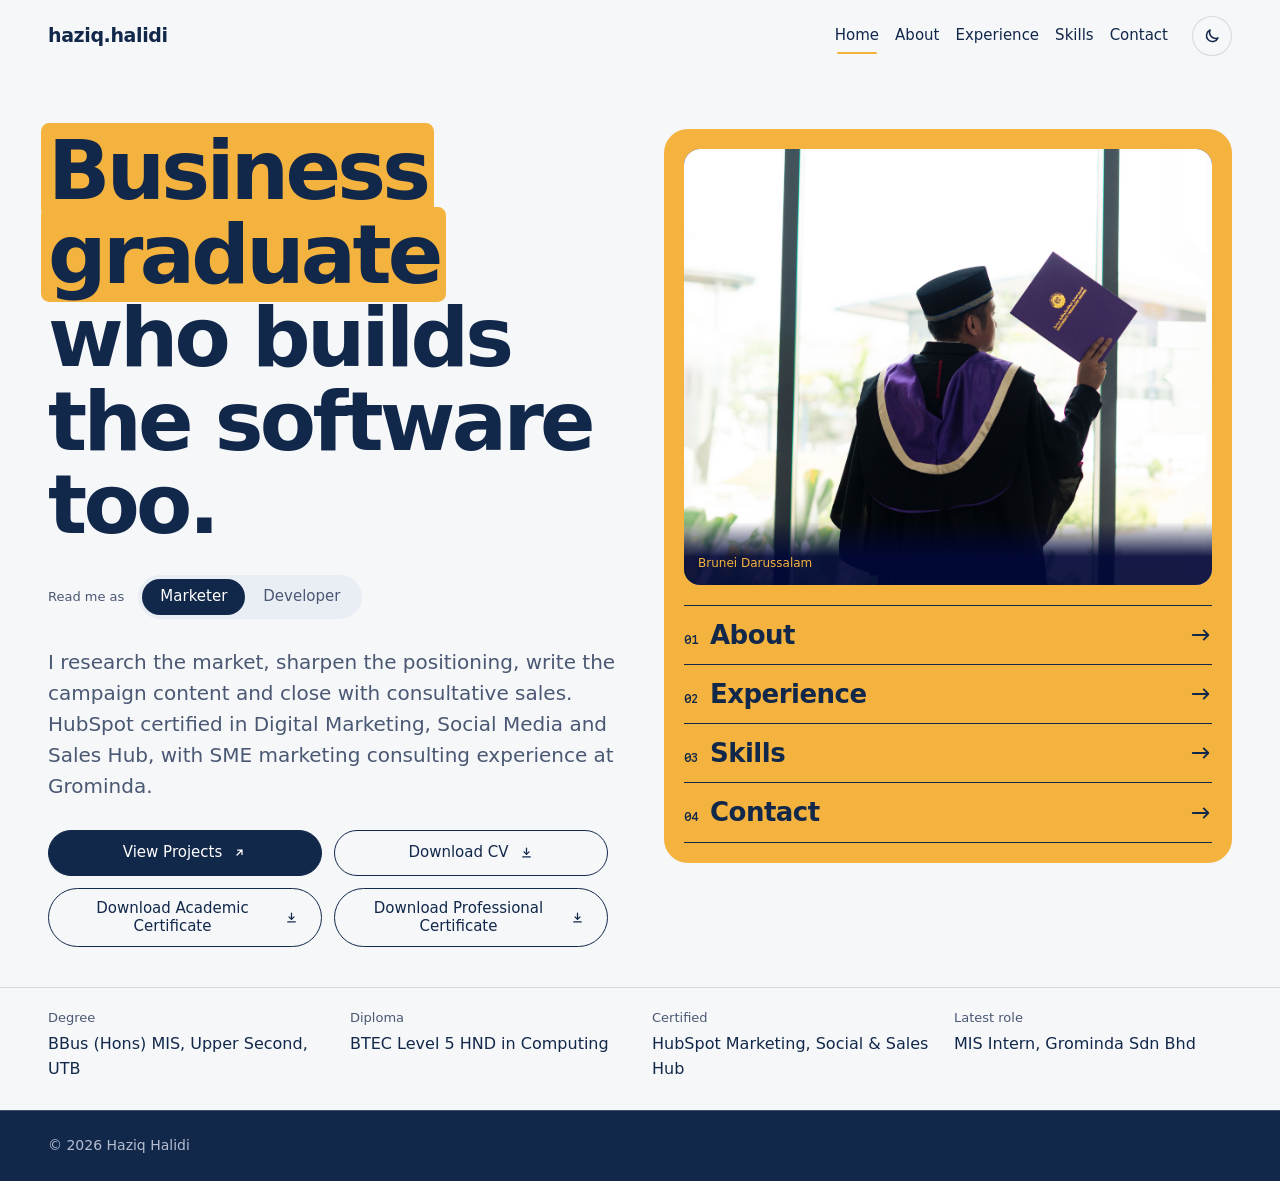
<file: index.html>
<!doctype html>
<html lang="en" data-bs-theme="light">
<head>
  <meta charset="utf-8">
  <meta name="viewport" content="width=device-width, initial-scale=1">
  <title>Haziq Halidi · Business graduate who builds the software too</title>
  <meta name="description" content="Haziq Halidi: Business graduate who builds the software too. Market research, positioning, campaign content and consultative sales. HubSpot certified, with SME consulting experience at Grominda.">

  <meta property="og:type" content="website">
  <meta property="og:title" content="Haziq Halidi · Business graduate who builds the software too">
  <meta property="og:description" content="Market research, positioning, campaign content and consultative sales. HubSpot certified, with SME consulting experience at Grominda.">
  <meta name="twitter:card" content="summary">
  <meta name="twitter:title" content="Haziq Halidi · Business graduate who builds the software too">
  <meta name="twitter:description" content="Market research, positioning, campaign content and consultative sales. HubSpot certified, with SME consulting experience at Grominda.">

  <meta name="color-scheme" content="light dark">
  <link rel="icon" href="./assets/favicon.svg" type="image/svg+xml">

  <!-- Set the colour mode before first paint to avoid a flash. -->
  <script>
    (function () {
      var stored = null;
      try { stored = localStorage.getItem('theme'); } catch (e) {}
      var theme = stored === 'light' || stored === 'dark'
        ? stored
        : (window.matchMedia('(prefers-color-scheme: dark)').matches ? 'dark' : 'light');
      document.documentElement.setAttribute('data-bs-theme', theme);
      if ('IntersectionObserver' in window) document.documentElement.classList.add('js-reveal');
    })();
  </script>

  <link rel="preconnect" href="https://fonts.googleapis.com">
  <link rel="preconnect" href="https://fonts.gstatic.com" crossorigin>
  <link href="https://fonts.googleapis.com/css2?family=Google+Sans:wght@400;500;700&family=Google+Sans+Code:wght@500&display=swap" rel="stylesheet">
  <link href="https://cdn.jsdelivr.net/npm/bootstrap@5.3.8/dist/css/bootstrap.min.css" rel="stylesheet" integrity="sha384-sRIl4kxILFvY47J16cr9ZwB07vP4J8+LH7qKQnuqkuIAvNWLzeN8tE5YBujZqJLB" crossorigin="anonymous">
  <link href="./css/style.css" rel="stylesheet">
</head>
<body>
  <a class="skip-link" href="#main">Skip to content</a>

  <header class="site-header sticky-top">
    <nav class="navbar navbar-expand-md" aria-label="Main">
      <div class="container-xl">
        <a class="navbar-brand wordmark" href="./">haziq.halidi</a>

        <div class="d-flex align-items-center gap-2 order-md-last ms-auto ms-md-3">
          <button type="button" class="icon-btn theme-toggle" id="theme-toggle" aria-label="Switch to dark mode">
            <svg class="icon icon-moon" viewBox="0 0 24 24" aria-hidden="true"><path d="M20 14.5A8 8 0 0 1 9.5 4a8 8 0 1 0 10.5 10.5Z"/></svg>
            <svg class="icon icon-sun" viewBox="0 0 24 24" aria-hidden="true"><circle cx="12" cy="12" r="4"/><path d="M12 2v2M12 20v2M4.9 4.9l1.4 1.4M17.7 17.7l1.4 1.4M2 12h2M20 12h2M4.9 19.1l1.4-1.4M17.7 6.3l1.4-1.4"/></svg>
          </button>
          <button class="icon-btn menu-toggle d-md-none" type="button" data-bs-toggle="collapse" data-bs-target="#nav-links" aria-controls="nav-links" aria-expanded="false" aria-label="Open menu">
            <svg class="icon" viewBox="0 0 24 24" aria-hidden="true"><path d="M5 8h14M5 12h14M5 16h14"/></svg>
          </button>
        </div>

        <div class="collapse navbar-collapse justify-content-md-end" id="nav-links">
          <ul class="navbar-nav">
            <li class="nav-item"><a class="nav-link active" href="./" aria-current="page">Home</a></li>
            <li class="nav-item"><a class="nav-link" href="about.html">About</a></li>
            <li class="nav-item"><a class="nav-link" href="experience.html">Experience</a></li>
            <li class="nav-item"><a class="nav-link" href="skills.html">Skills</a></li>
            <li class="nav-item"><a class="nav-link" href="contact.html">Contact</a></li>
          </ul>
        </div>
      </div>
    </nav>
  </header>

  <main id="main" tabindex="-1">
    <section class="hero" id="top" aria-labelledby="hero-title" data-mode="marketer">
      <div class="container-xl">
        <div class="row gx-lg-5 gy-5">
          <div class="col-lg-7 col-xl-6">
            <h1 class="hero-title" id="hero-title">
              <span class="hl hl-biz">Business graduate</span> who <span class="hl hl-dev">builds the software</span> too.
            </h1>

            <div class="mode-switch">
              <span class="mode-label" id="mode-label">Read me as</span>
              <div class="segmented" role="group" aria-labelledby="mode-label">
                <button type="button" class="segmented-btn" data-mode="marketer" aria-pressed="true">Marketer</button>
                <button type="button" class="segmented-btn" data-mode="developer" aria-pressed="false">Developer</button>
              </div>
            </div>

            <!-- Intro follows the Marketer / Developer toggle; the inactive one is visibility:hidden, so screen readers only get the active text. -->
            <div class="hero-lead-wrap" aria-live="polite">
              <p class="hero-lead lead-marketer">I research the market, sharpen the positioning, write the campaign content and close with consultative sales. HubSpot certified in Digital Marketing, Social Media and Sales Hub, with SME marketing consulting experience at Grominda.</p>
              <p class="hero-lead lead-developer">I build web and mobile products end to end with Vue, Nuxt, React Native and Node.js. JSE certified JavaScript programmer, freelancing through Polaris Digital Solution.</p>
            </div>

            <div class="hero-actions">
              <a class="btn-pill btn-solid" href="https://github.com/khunderscorehh98" target="_blank" rel="noopener">
                View Projects
                <svg class="icon" viewBox="0 0 24 24" aria-hidden="true"><path d="M8 16 16 8M9 8h7v7"/></svg>
                <span class="visually-hidden">(opens GitHub in a new tab)</span>
              </a>
              <a class="btn-pill btn-line" href="./assets/document/Haziq%20Halidi_CV.pdf" download="Haziq-Halidi-CV.pdf">
                Download CV
                <svg class="icon" viewBox="0 0 24 24" aria-hidden="true"><path d="M12 5v10M8 11l4 4 4-4M6 19h12"/></svg>
              </a>
              <a class="btn-pill btn-line" href="./assets/document/Haziq%20Halidi_Academic%20Certificate.pdf" download="Haziq-Halidi-Academic-Certificate.pdf">
                Download Academic Certificate
                <svg class="icon" viewBox="0 0 24 24" aria-hidden="true"><path d="M12 5v10M8 11l4 4 4-4M6 19h12"/></svg>
              </a>
              <a class="btn-pill btn-line" href="./assets/document/Haziq%20Halidi_Professional%20Certificate.pdf" download="Haziq-Halidi-Professional-Certificate.pdf">
                Download Professional Certificate
                <svg class="icon" viewBox="0 0 24 24" aria-hidden="true"><path d="M12 5v10M8 11l4 4 4-4M6 19h12"/></svg>
              </a>
            </div>
          </div>

          <div class="col-lg-5 col-xl-6">
            <div class="hero-card">
              <figure class="portrait">
                <img src="./assets/haziq-portrait.jpg" alt="Portrait of Haziq Halidi" width="800" height="660" decoding="async">
                <figcaption>
                  <span class="portrait-file" aria-hidden="true">./assets/haziq-portrait.jpg</span>
                  <span class="portrait-place">Brunei Darussalam</span>
                </figcaption>
              </figure>

              <nav class="quick-index" aria-label="Quick index">
                <ol>
                  <li><a href="about.html"><span class="idx" aria-hidden="true">01</span> About <svg class="icon arrow" viewBox="0 0 24 24" aria-hidden="true"><path d="M3 12h17M15 7l5 5-5 5"/></svg></a></li>
                  <li><a href="experience.html"><span class="idx" aria-hidden="true">02</span> Experience <svg class="icon arrow" viewBox="0 0 24 24" aria-hidden="true"><path d="M3 12h17M15 7l5 5-5 5"/></svg></a></li>
                  <li><a href="skills.html"><span class="idx" aria-hidden="true">03</span> Skills <svg class="icon arrow" viewBox="0 0 24 24" aria-hidden="true"><path d="M3 12h17M15 7l5 5-5 5"/></svg></a></li>
                  <li><a href="contact.html"><span class="idx" aria-hidden="true">04</span> Contact <svg class="icon arrow" viewBox="0 0 24 24" aria-hidden="true"><path d="M3 12h17M15 7l5 5-5 5"/></svg></a></li>
                </ol>
              </nav>
            </div>
          </div>
        </div>
      </div>

      <div class="facts">
        <div class="container-xl">
          <dl class="facts-grid">
            <div><dt>Degree</dt><dd>BBus (Hons) MIS, Upper Second, UTB</dd></div>
            <div><dt>Diploma</dt><dd>BTEC Level 5 HND in Computing</dd></div>
            <div><dt>Certified</dt><dd>HubSpot Marketing, Social &amp; Sales Hub</dd></div>
            <div><dt>Latest role</dt><dd>MIS Intern, Grominda Sdn Bhd</dd></div>
          </dl>
        </div>
      </div>
    </section>
  </main>

  <footer class="site-footer on-navy" data-bs-theme="dark">
    <div class="container-xl footer-inner">
      <p>© 2026 Haziq Halidi</p>
    </div>
  </footer>

  <script src="https://cdn.jsdelivr.net/npm/bootstrap@5.3.8/dist/js/bootstrap.bundle.min.js" integrity="sha384-FKyoEForCGlyvwx9Hj09JcYn3nv7wiPVlz7YYwJrWVcXK/BmnVDxM+D2scQbITxI" crossorigin="anonymous"></script>
  <script src="./js/main.js"></script>
</body>
</html>
</file>
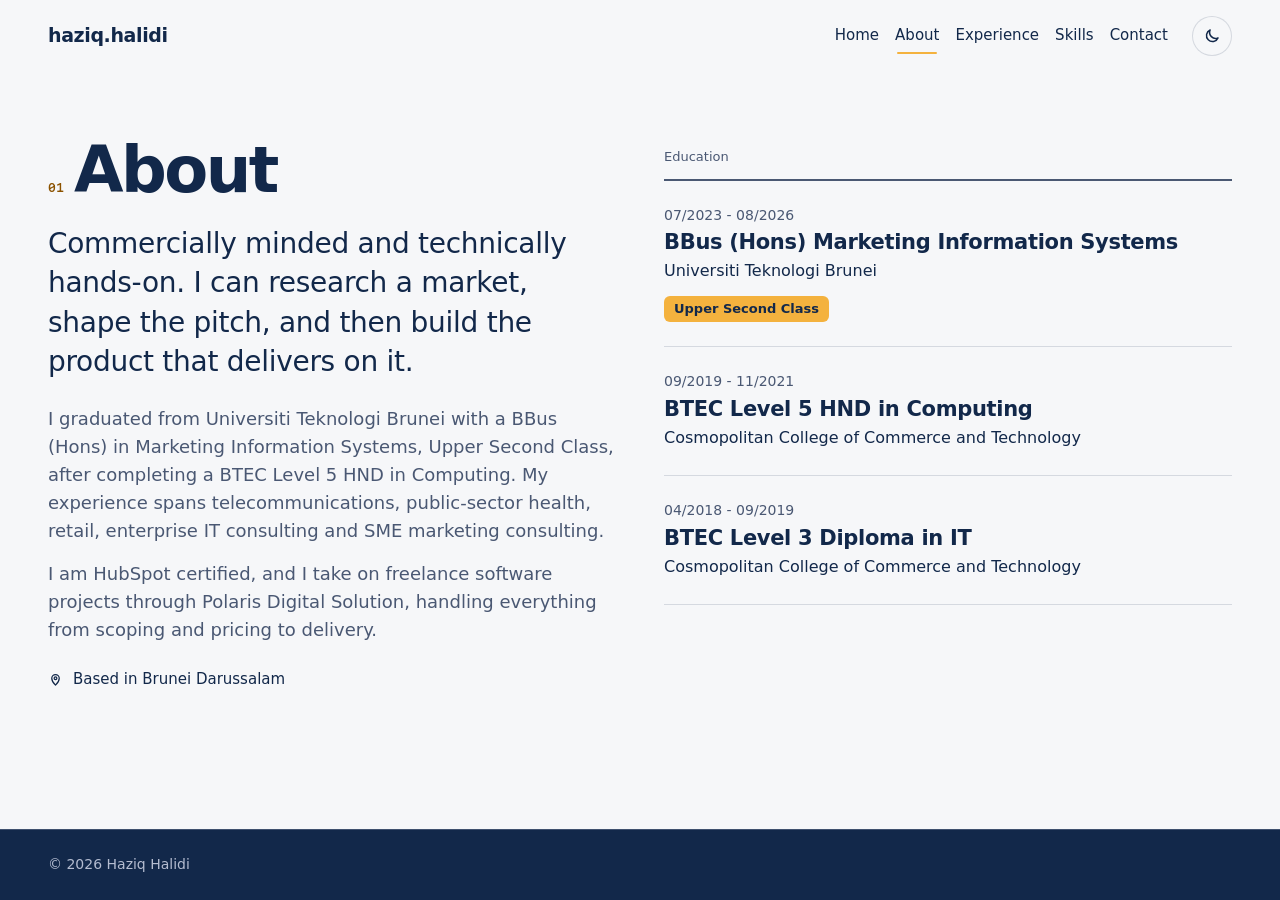
<file: about.html>
<!doctype html>
<html lang="en" data-bs-theme="light">
<head>
  <meta charset="utf-8">
  <meta name="viewport" content="width=device-width, initial-scale=1">
  <title>About · Haziq Halidi</title>
  <meta name="description" content="Commercially minded and technically hands-on. I can research a market, shape the pitch, and then build the product that delivers on it.">

  <meta property="og:type" content="website">
  <meta property="og:title" content="About · Haziq Halidi">
  <meta property="og:description" content="Commercially minded and technically hands-on. I can research a market, shape the pitch, and then build the product that delivers on it.">
  <meta name="twitter:card" content="summary">
  <meta name="twitter:title" content="About · Haziq Halidi">
  <meta name="twitter:description" content="Commercially minded and technically hands-on. I can research a market, shape the pitch, and then build the product that delivers on it.">

  <meta name="color-scheme" content="light dark">
  <link rel="icon" href="./assets/favicon.svg" type="image/svg+xml">

  <!-- Set the colour mode before first paint to avoid a flash. -->
  <script>
    (function () {
      var stored = null;
      try { stored = localStorage.getItem('theme'); } catch (e) {}
      var theme = stored === 'light' || stored === 'dark'
        ? stored
        : (window.matchMedia('(prefers-color-scheme: dark)').matches ? 'dark' : 'light');
      document.documentElement.setAttribute('data-bs-theme', theme);
      if ('IntersectionObserver' in window) document.documentElement.classList.add('js-reveal');
    })();
  </script>

  <link rel="preconnect" href="https://fonts.googleapis.com">
  <link rel="preconnect" href="https://fonts.gstatic.com" crossorigin>
  <link href="https://fonts.googleapis.com/css2?family=Google+Sans:wght@400;500;700&family=Google+Sans+Code:wght@500&display=swap" rel="stylesheet">
  <link href="https://cdn.jsdelivr.net/npm/bootstrap@5.3.8/dist/css/bootstrap.min.css" rel="stylesheet" integrity="sha384-sRIl4kxILFvY47J16cr9ZwB07vP4J8+LH7qKQnuqkuIAvNWLzeN8tE5YBujZqJLB" crossorigin="anonymous">
  <link href="./css/style.css" rel="stylesheet">
</head>
<body>
  <a class="skip-link" href="#main">Skip to content</a>

  <header class="site-header sticky-top">
    <nav class="navbar navbar-expand-md" aria-label="Main">
      <div class="container-xl">
        <a class="navbar-brand wordmark" href="./">haziq.halidi</a>

        <div class="d-flex align-items-center gap-2 order-md-last ms-auto ms-md-3">
          <button type="button" class="icon-btn theme-toggle" id="theme-toggle" aria-label="Switch to dark mode">
            <svg class="icon icon-moon" viewBox="0 0 24 24" aria-hidden="true"><path d="M20 14.5A8 8 0 0 1 9.5 4a8 8 0 1 0 10.5 10.5Z"/></svg>
            <svg class="icon icon-sun" viewBox="0 0 24 24" aria-hidden="true"><circle cx="12" cy="12" r="4"/><path d="M12 2v2M12 20v2M4.9 4.9l1.4 1.4M17.7 17.7l1.4 1.4M2 12h2M20 12h2M4.9 19.1l1.4-1.4M17.7 6.3l1.4-1.4"/></svg>
          </button>
          <button class="icon-btn menu-toggle d-md-none" type="button" data-bs-toggle="collapse" data-bs-target="#nav-links" aria-controls="nav-links" aria-expanded="false" aria-label="Open menu">
            <svg class="icon" viewBox="0 0 24 24" aria-hidden="true"><path d="M5 8h14M5 12h14M5 16h14"/></svg>
          </button>
        </div>

        <div class="collapse navbar-collapse justify-content-md-end" id="nav-links">
          <ul class="navbar-nav">
            <li class="nav-item"><a class="nav-link" href="./">Home</a></li>
            <li class="nav-item"><a class="nav-link active" href="about.html" aria-current="page">About</a></li>
            <li class="nav-item"><a class="nav-link" href="experience.html">Experience</a></li>
            <li class="nav-item"><a class="nav-link" href="skills.html">Skills</a></li>
            <li class="nav-item"><a class="nav-link" href="contact.html">Contact</a></li>
          </ul>
        </div>
      </div>
    </nav>
  </header>

  <main id="main" tabindex="-1">
    <!-- ===================== 01 About ===================== -->
    <section class="section section-page section-about" id="about" aria-labelledby="about-title">
      <div class="container-xl">
        <div class="row gx-lg-5 gy-5">
          <div class="col-lg-6 reveal">
            <h1 class="section-title" id="about-title"><span class="idx" aria-hidden="true">01</span> About</h1>
            <p class="section-lead">Commercially minded and technically hands-on. I can research a market, shape the pitch, and then build the product that delivers on it.</p>
            <p class="section-text">I graduated from Universiti Teknologi Brunei with a BBus (Hons) in Marketing Information Systems, Upper Second Class, after completing a BTEC Level 5 HND in Computing. My experience spans telecommunications, public-sector health, retail, enterprise IT consulting and SME marketing consulting.</p>
            <p class="section-text">I am HubSpot certified, and I take on freelance software projects through Polaris Digital Solution, handling everything from scoping and pricing to delivery.</p>
            <p class="location">
              <svg class="icon" viewBox="0 0 24 24" aria-hidden="true"><path d="M12 21s-6-5.5-6-11a6 6 0 0 1 12 0c0 5.5-6 11-6 11Z"/><circle cx="12" cy="10" r="2.2"/></svg>
              Based in Brunei Darussalam
            </p>
          </div>

          <div class="col-lg-6 reveal">
            <h2 class="list-label">Education</h2>
            <ol class="edu-list">
              <li>
                <p class="meta">07/2023 - 08/2026</p>
                <h3 class="edu-title">BBus (Hons) Marketing Information Systems</h3>
                <p class="edu-school">Universiti Teknologi Brunei</p>
                <span class="badge-saffron">Upper Second Class</span>
              </li>
              <li>
                <p class="meta">09/2019 - 11/2021</p>
                <h3 class="edu-title">BTEC Level 5 HND in Computing</h3>
                <p class="edu-school">Cosmopolitan College of Commerce and Technology</p>
              </li>
              <li>
                <p class="meta">04/2018 - 09/2019</p>
                <h3 class="edu-title">BTEC Level 3 Diploma in IT</h3>
                <p class="edu-school">Cosmopolitan College of Commerce and Technology</p>
              </li>
            </ol>
          </div>
        </div>
      </div>
    </section>
  </main>

  <footer class="site-footer on-navy" data-bs-theme="dark">
    <div class="container-xl footer-inner">
      <p>© 2026 Haziq Halidi</p>
    </div>
  </footer>

  <script src="https://cdn.jsdelivr.net/npm/bootstrap@5.3.8/dist/js/bootstrap.bundle.min.js" integrity="sha384-FKyoEForCGlyvwx9Hj09JcYn3nv7wiPVlz7YYwJrWVcXK/BmnVDxM+D2scQbITxI" crossorigin="anonymous"></script>
  <script src="./js/main.js"></script>
</body>
</html>
</file>
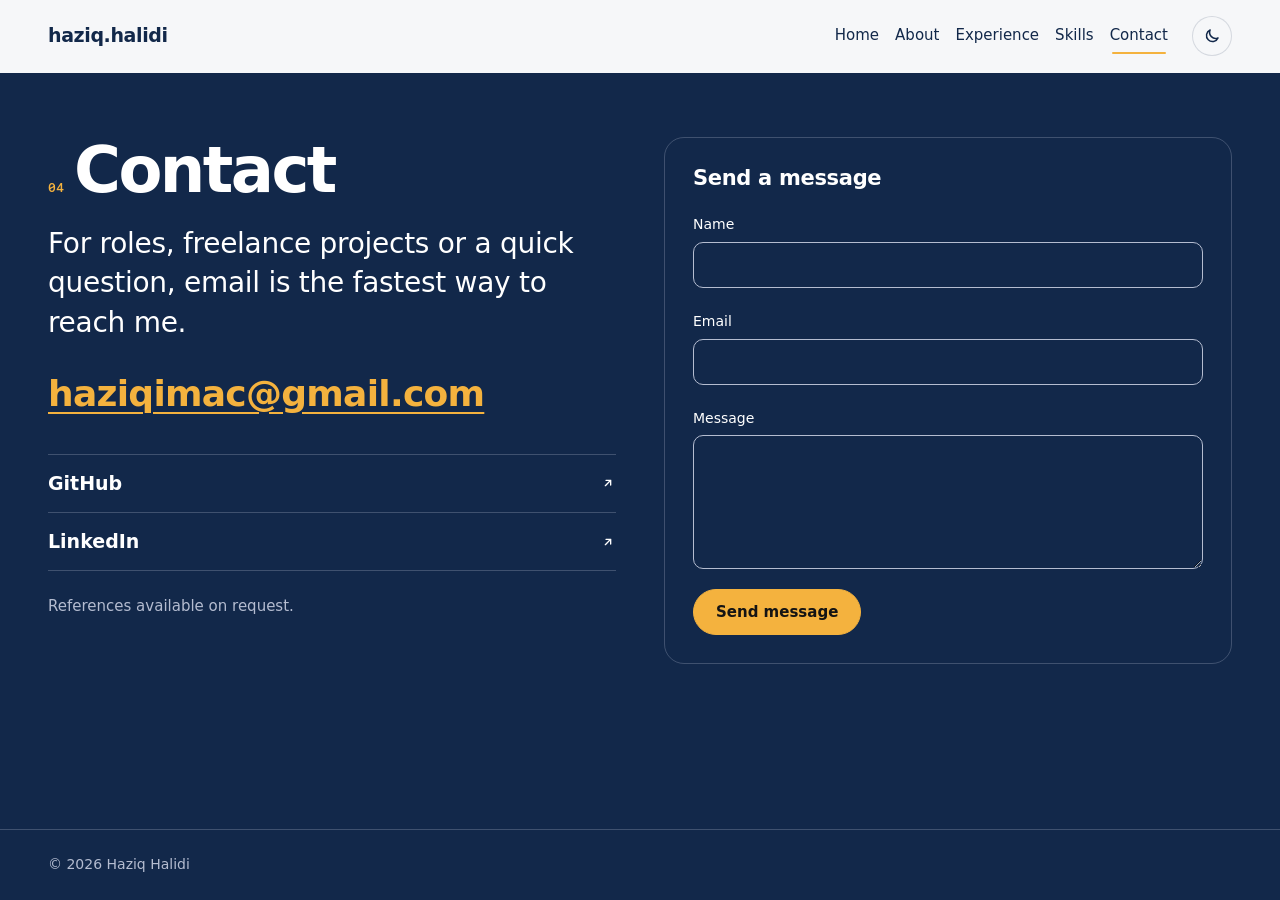
<file: contact.html>
<!doctype html>
<html lang="en" data-bs-theme="light">
<head>
  <meta charset="utf-8">
  <meta name="viewport" content="width=device-width, initial-scale=1">
  <title>Contact · Haziq Halidi</title>
  <meta name="description" content="For roles, freelance projects or a quick question, email is the fastest way to reach me.">

  <meta property="og:type" content="website">
  <meta property="og:title" content="Contact · Haziq Halidi">
  <meta property="og:description" content="For roles, freelance projects or a quick question, email is the fastest way to reach me.">
  <meta name="twitter:card" content="summary">
  <meta name="twitter:title" content="Contact · Haziq Halidi">
  <meta name="twitter:description" content="For roles, freelance projects or a quick question, email is the fastest way to reach me.">

  <meta name="color-scheme" content="light dark">
  <link rel="icon" href="./assets/favicon.svg" type="image/svg+xml">

  <!-- Set the colour mode before first paint to avoid a flash. -->
  <script>
    (function () {
      var stored = null;
      try { stored = localStorage.getItem('theme'); } catch (e) {}
      var theme = stored === 'light' || stored === 'dark'
        ? stored
        : (window.matchMedia('(prefers-color-scheme: dark)').matches ? 'dark' : 'light');
      document.documentElement.setAttribute('data-bs-theme', theme);
      if ('IntersectionObserver' in window) document.documentElement.classList.add('js-reveal');
    })();
  </script>

  <link rel="preconnect" href="https://fonts.googleapis.com">
  <link rel="preconnect" href="https://fonts.gstatic.com" crossorigin>
  <link href="https://fonts.googleapis.com/css2?family=Google+Sans:wght@400;500;700&family=Google+Sans+Code:wght@500&display=swap" rel="stylesheet">
  <link href="https://cdn.jsdelivr.net/npm/bootstrap@5.3.8/dist/css/bootstrap.min.css" rel="stylesheet" integrity="sha384-sRIl4kxILFvY47J16cr9ZwB07vP4J8+LH7qKQnuqkuIAvNWLzeN8tE5YBujZqJLB" crossorigin="anonymous">
  <link href="./css/style.css" rel="stylesheet">
</head>
<body>
  <a class="skip-link" href="#main">Skip to content</a>

  <header class="site-header sticky-top">
    <nav class="navbar navbar-expand-md" aria-label="Main">
      <div class="container-xl">
        <a class="navbar-brand wordmark" href="./">haziq.halidi</a>

        <div class="d-flex align-items-center gap-2 order-md-last ms-auto ms-md-3">
          <button type="button" class="icon-btn theme-toggle" id="theme-toggle" aria-label="Switch to dark mode">
            <svg class="icon icon-moon" viewBox="0 0 24 24" aria-hidden="true"><path d="M20 14.5A8 8 0 0 1 9.5 4a8 8 0 1 0 10.5 10.5Z"/></svg>
            <svg class="icon icon-sun" viewBox="0 0 24 24" aria-hidden="true"><circle cx="12" cy="12" r="4"/><path d="M12 2v2M12 20v2M4.9 4.9l1.4 1.4M17.7 17.7l1.4 1.4M2 12h2M20 12h2M4.9 19.1l1.4-1.4M17.7 6.3l1.4-1.4"/></svg>
          </button>
          <button class="icon-btn menu-toggle d-md-none" type="button" data-bs-toggle="collapse" data-bs-target="#nav-links" aria-controls="nav-links" aria-expanded="false" aria-label="Open menu">
            <svg class="icon" viewBox="0 0 24 24" aria-hidden="true"><path d="M5 8h14M5 12h14M5 16h14"/></svg>
          </button>
        </div>

        <div class="collapse navbar-collapse justify-content-md-end" id="nav-links">
          <ul class="navbar-nav">
            <li class="nav-item"><a class="nav-link" href="./">Home</a></li>
            <li class="nav-item"><a class="nav-link" href="about.html">About</a></li>
            <li class="nav-item"><a class="nav-link" href="experience.html">Experience</a></li>
            <li class="nav-item"><a class="nav-link" href="skills.html">Skills</a></li>
            <li class="nav-item"><a class="nav-link active" href="contact.html" aria-current="page">Contact</a></li>
          </ul>
        </div>
      </div>
    </nav>
  </header>

  <main id="main" tabindex="-1">
    <!-- ===================== 04 Contact ===================== -->
    <section class="section section-page section-contact on-navy" id="contact" aria-labelledby="contact-title" data-bs-theme="dark">
      <div class="container-xl">
        <div class="row gx-lg-5 gy-5">
          <div class="col-lg-6 reveal">
            <h1 class="section-title" id="contact-title"><span class="idx" aria-hidden="true">04</span> Contact</h1>
            <p class="section-lead">For roles, freelance projects or a quick question, email is the fastest way to reach me.</p>
            <p class="contact-email"><a href="mailto:haziqimac@gmail.com">haziqimac@gmail.com</a></p>
            <ul class="link-rows">
              <li><a href="https://github.com/khunderscorehh98" target="_blank" rel="noopener">GitHub <span class="visually-hidden">(opens in a new tab)</span><svg class="icon" viewBox="0 0 24 24" aria-hidden="true"><path d="M8 16 16 8M9 8h7v7"/></svg></a></li>
              <li><a href="https://www.linkedin.com/in/haziq-halidi/" target="_blank" rel="noopener">LinkedIn <span class="visually-hidden">(opens in a new tab)</span><svg class="icon" viewBox="0 0 24 24" aria-hidden="true"><path d="M8 16 16 8M9 8h7v7"/></svg></a></li>
            </ul>
            <p class="small-note">References available on request.</p>
          </div>

          <div class="col-lg-6 reveal">
            <!-- FormSubmit (formsubmit.co) emails each message to the address in the action URL.
                 After the first message, confirm via the activation email FormSubmit sends.
                 Optional: swap the email in the URL for the random alias that email gives you. -->
            <form class="contact-form" id="contact-form" action="https://formsubmit.co/haziqimac@gmail.com" method="POST" novalidate>
              <input type="hidden" name="_subject" value="New message from your portfolio">
              <input type="hidden" name="_template" value="table">
              <!-- Spam trap: hidden from people, bots fill it in and FormSubmit drops the message -->
              <div class="form-trap" aria-hidden="true" style="display:none">
                <label for="cf-honey">Leave this empty</label>
                <input type="text" id="cf-honey" name="_honey" tabindex="-1" autocomplete="off">
              </div>
              <h2 class="form-title">Send a message</h2>
              <div class="field">
                <label class="form-label" for="cf-name">Name</label>
                <input class="form-control" id="cf-name" name="name" type="text" autocomplete="name" required maxlength="100" data-error-id="cf-name-error">
                <p class="invalid-feedback" id="cf-name-error">Please enter your name.</p>
              </div>
              <div class="field">
                <label class="form-label" for="cf-email">Email</label>
                <input class="form-control" id="cf-email" name="email" type="email" autocomplete="email" required maxlength="200" data-error-id="cf-email-error">
                <p class="invalid-feedback" id="cf-email-error">Please enter a valid email address.</p>
              </div>
              <div class="field">
                <label class="form-label" for="cf-message">Message</label>
                <textarea class="form-control" id="cf-message" name="message" rows="5" required minlength="10" maxlength="5000" data-error-id="cf-message-error"></textarea>
                <p class="invalid-feedback" id="cf-message-error">Please write a message of at least 10 characters.</p>
              </div>
              <button class="btn-pill btn-saffron" type="submit">Send message</button>
              <p class="form-status" id="form-status" role="status" aria-live="polite"></p>
            </form>
          </div>
        </div>
      </div>
    </section>
  </main>

  <footer class="site-footer on-navy" data-bs-theme="dark">
    <div class="container-xl footer-inner">
      <p>© 2026 Haziq Halidi</p>
    </div>
  </footer>

  <script src="https://cdn.jsdelivr.net/npm/bootstrap@5.3.8/dist/js/bootstrap.bundle.min.js" integrity="sha384-FKyoEForCGlyvwx9Hj09JcYn3nv7wiPVlz7YYwJrWVcXK/BmnVDxM+D2scQbITxI" crossorigin="anonymous"></script>
  <script src="./js/main.js"></script>
</body>
</html>
</file>
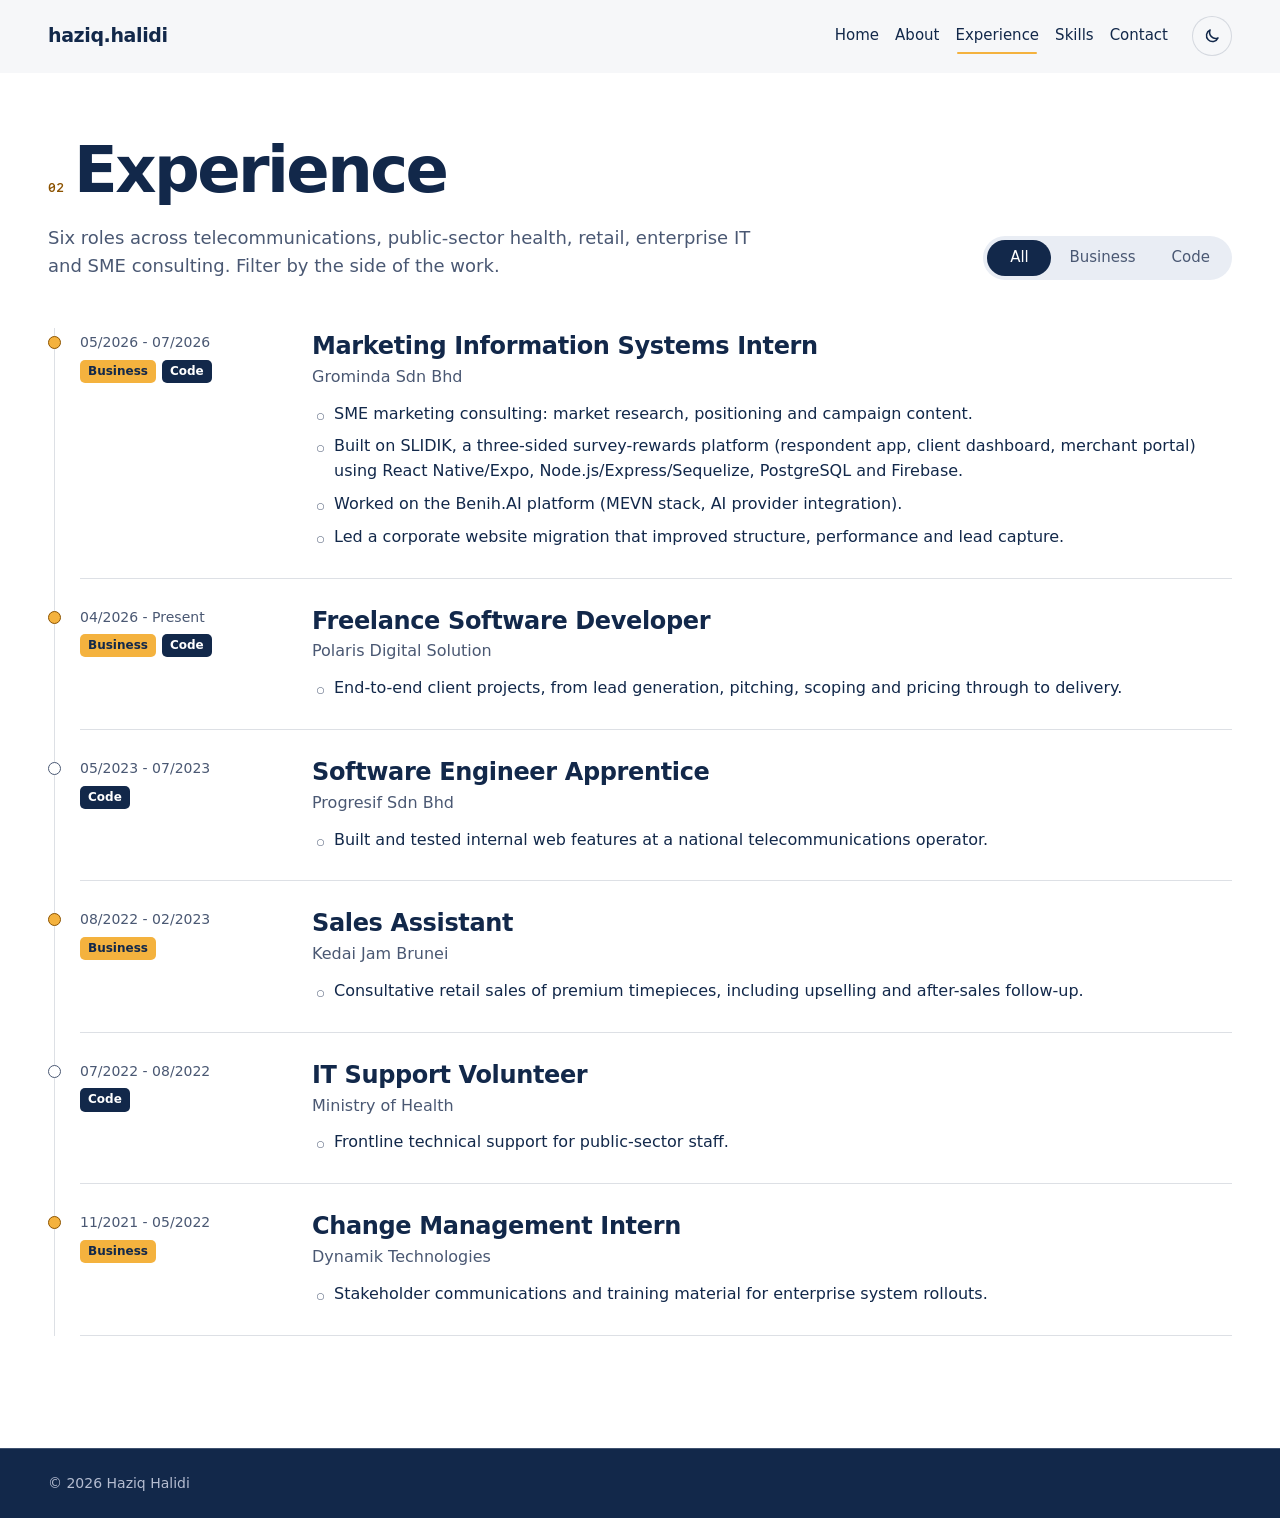
<file: experience.html>
<!doctype html>
<html lang="en" data-bs-theme="light">
<head>
  <meta charset="utf-8">
  <meta name="viewport" content="width=device-width, initial-scale=1">
  <title>Experience · Haziq Halidi</title>
  <meta name="description" content="Six roles across telecommunications, public-sector health, retail, enterprise IT and SME consulting.">

  <meta property="og:type" content="website">
  <meta property="og:title" content="Experience · Haziq Halidi">
  <meta property="og:description" content="Six roles across telecommunications, public-sector health, retail, enterprise IT and SME consulting.">
  <meta name="twitter:card" content="summary">
  <meta name="twitter:title" content="Experience · Haziq Halidi">
  <meta name="twitter:description" content="Six roles across telecommunications, public-sector health, retail, enterprise IT and SME consulting.">

  <meta name="color-scheme" content="light dark">
  <link rel="icon" href="./assets/favicon.svg" type="image/svg+xml">

  <!-- Set the colour mode before first paint to avoid a flash. -->
  <script>
    (function () {
      var stored = null;
      try { stored = localStorage.getItem('theme'); } catch (e) {}
      var theme = stored === 'light' || stored === 'dark'
        ? stored
        : (window.matchMedia('(prefers-color-scheme: dark)').matches ? 'dark' : 'light');
      document.documentElement.setAttribute('data-bs-theme', theme);
      if ('IntersectionObserver' in window) document.documentElement.classList.add('js-reveal');
    })();
  </script>

  <link rel="preconnect" href="https://fonts.googleapis.com">
  <link rel="preconnect" href="https://fonts.gstatic.com" crossorigin>
  <link href="https://fonts.googleapis.com/css2?family=Google+Sans:wght@400;500;700&family=Google+Sans+Code:wght@500&display=swap" rel="stylesheet">
  <link href="https://cdn.jsdelivr.net/npm/bootstrap@5.3.8/dist/css/bootstrap.min.css" rel="stylesheet" integrity="sha384-sRIl4kxILFvY47J16cr9ZwB07vP4J8+LH7qKQnuqkuIAvNWLzeN8tE5YBujZqJLB" crossorigin="anonymous">
  <link href="./css/style.css" rel="stylesheet">
</head>
<body>
  <a class="skip-link" href="#main">Skip to content</a>

  <header class="site-header sticky-top">
    <nav class="navbar navbar-expand-md" aria-label="Main">
      <div class="container-xl">
        <a class="navbar-brand wordmark" href="./">haziq.halidi</a>

        <div class="d-flex align-items-center gap-2 order-md-last ms-auto ms-md-3">
          <button type="button" class="icon-btn theme-toggle" id="theme-toggle" aria-label="Switch to dark mode">
            <svg class="icon icon-moon" viewBox="0 0 24 24" aria-hidden="true"><path d="M20 14.5A8 8 0 0 1 9.5 4a8 8 0 1 0 10.5 10.5Z"/></svg>
            <svg class="icon icon-sun" viewBox="0 0 24 24" aria-hidden="true"><circle cx="12" cy="12" r="4"/><path d="M12 2v2M12 20v2M4.9 4.9l1.4 1.4M17.7 17.7l1.4 1.4M2 12h2M20 12h2M4.9 19.1l1.4-1.4M17.7 6.3l1.4-1.4"/></svg>
          </button>
          <button class="icon-btn menu-toggle d-md-none" type="button" data-bs-toggle="collapse" data-bs-target="#nav-links" aria-controls="nav-links" aria-expanded="false" aria-label="Open menu">
            <svg class="icon" viewBox="0 0 24 24" aria-hidden="true"><path d="M5 8h14M5 12h14M5 16h14"/></svg>
          </button>
        </div>

        <div class="collapse navbar-collapse justify-content-md-end" id="nav-links">
          <ul class="navbar-nav">
            <li class="nav-item"><a class="nav-link" href="./">Home</a></li>
            <li class="nav-item"><a class="nav-link" href="about.html">About</a></li>
            <li class="nav-item"><a class="nav-link active" href="experience.html" aria-current="page">Experience</a></li>
            <li class="nav-item"><a class="nav-link" href="skills.html">Skills</a></li>
            <li class="nav-item"><a class="nav-link" href="contact.html">Contact</a></li>
          </ul>
        </div>
      </div>
    </nav>
  </header>

  <main id="main" tabindex="-1">
    <!-- ===================== 02 Experience ===================== -->
    <section class="section section-page section-alt section-experience" id="experience" aria-labelledby="experience-title">
      <div class="container-xl">
        <div class="section-head reveal">
          <div>
            <h1 class="section-title" id="experience-title"><span class="idx" aria-hidden="true">02</span> Experience</h1>
            <p class="section-sub">Six roles across telecommunications, public-sector health, retail, enterprise IT and SME consulting. Filter by the side of the work.</p>
          </div>
          <div class="segmented filter" role="group" aria-label="Filter roles">
            <button type="button" class="segmented-btn" data-filter="all" aria-pressed="true">All</button>
            <button type="button" class="segmented-btn" data-filter="business" aria-pressed="false">Business</button>
            <button type="button" class="segmented-btn" data-filter="code" aria-pressed="false">Code</button>
          </div>
        </div>
        <p class="visually-hidden" id="filter-status" aria-live="polite"></p>

        <ol class="timeline">
          <li class="role reveal is-business" data-tags="business code">
            <div class="role-side">
              <p class="meta">05/2026 - 07/2026</p>
              <p class="tags"><span class="tag tag-business">Business</span> <span class="tag tag-code">Code</span></p>
            </div>
            <div class="role-body">
              <h2 class="role-title">Marketing Information Systems Intern</h2>
              <p class="role-org">Grominda Sdn Bhd</p>
              <ul class="role-points">
                <li>SME marketing consulting: market research, positioning and campaign content.</li>
                <li>Built on SLIDIK, a three-sided survey-rewards platform (respondent app, client dashboard, merchant portal) using React Native/Expo, Node.js/Express/Sequelize, PostgreSQL and Firebase.</li>
                <li>Worked on the Benih.AI platform (MEVN stack, AI provider integration).</li>
                <li>Led a corporate website migration that improved structure, performance and lead capture.</li>
              </ul>
            </div>
          </li>

          <li class="role reveal is-business" data-tags="business code">
            <div class="role-side">
              <p class="meta">04/2026 - Present</p>
              <p class="tags"><span class="tag tag-business">Business</span> <span class="tag tag-code">Code</span></p>
            </div>
            <div class="role-body">
              <h2 class="role-title">Freelance Software Developer</h2>
              <p class="role-org">Polaris Digital Solution</p>
              <ul class="role-points">
                <li>End-to-end client projects, from lead generation, pitching, scoping and pricing through to delivery.</li>
              </ul>
            </div>
          </li>

          <li class="role reveal" data-tags="code">
            <div class="role-side">
              <p class="meta">05/2023 - 07/2023</p>
              <p class="tags"><span class="tag tag-code">Code</span></p>
            </div>
            <div class="role-body">
              <h2 class="role-title">Software Engineer Apprentice</h2>
              <p class="role-org">Progresif Sdn Bhd</p>
              <ul class="role-points">
                <li>Built and tested internal web features at a national telecommunications operator.</li>
              </ul>
            </div>
          </li>

          <li class="role reveal is-business" data-tags="business">
            <div class="role-side">
              <p class="meta">08/2022 - 02/2023</p>
              <p class="tags"><span class="tag tag-business">Business</span></p>
            </div>
            <div class="role-body">
              <h2 class="role-title">Sales Assistant</h2>
              <p class="role-org">Kedai Jam Brunei</p>
              <ul class="role-points">
                <li>Consultative retail sales of premium timepieces, including upselling and after-sales follow-up.</li>
              </ul>
            </div>
          </li>

          <li class="role reveal" data-tags="code">
            <div class="role-side">
              <p class="meta">07/2022 - 08/2022</p>
              <p class="tags"><span class="tag tag-code">Code</span></p>
            </div>
            <div class="role-body">
              <h2 class="role-title">IT Support Volunteer</h2>
              <p class="role-org">Ministry of Health</p>
              <ul class="role-points">
                <li>Frontline technical support for public-sector staff.</li>
              </ul>
            </div>
          </li>

          <li class="role reveal is-business" data-tags="business">
            <div class="role-side">
              <p class="meta">11/2021 - 05/2022</p>
              <p class="tags"><span class="tag tag-business">Business</span></p>
            </div>
            <div class="role-body">
              <h2 class="role-title">Change Management Intern</h2>
              <p class="role-org">Dynamik Technologies</p>
              <ul class="role-points">
                <li>Stakeholder communications and training material for enterprise system rollouts.</li>
              </ul>
            </div>
          </li>
        </ol>
      </div>
    </section>
  </main>

  <footer class="site-footer on-navy" data-bs-theme="dark">
    <div class="container-xl footer-inner">
      <p>© 2026 Haziq Halidi</p>
    </div>
  </footer>

  <script src="https://cdn.jsdelivr.net/npm/bootstrap@5.3.8/dist/js/bootstrap.bundle.min.js" integrity="sha384-FKyoEForCGlyvwx9Hj09JcYn3nv7wiPVlz7YYwJrWVcXK/BmnVDxM+D2scQbITxI" crossorigin="anonymous"></script>
  <script src="./js/main.js"></script>
</body>
</html>
</file>
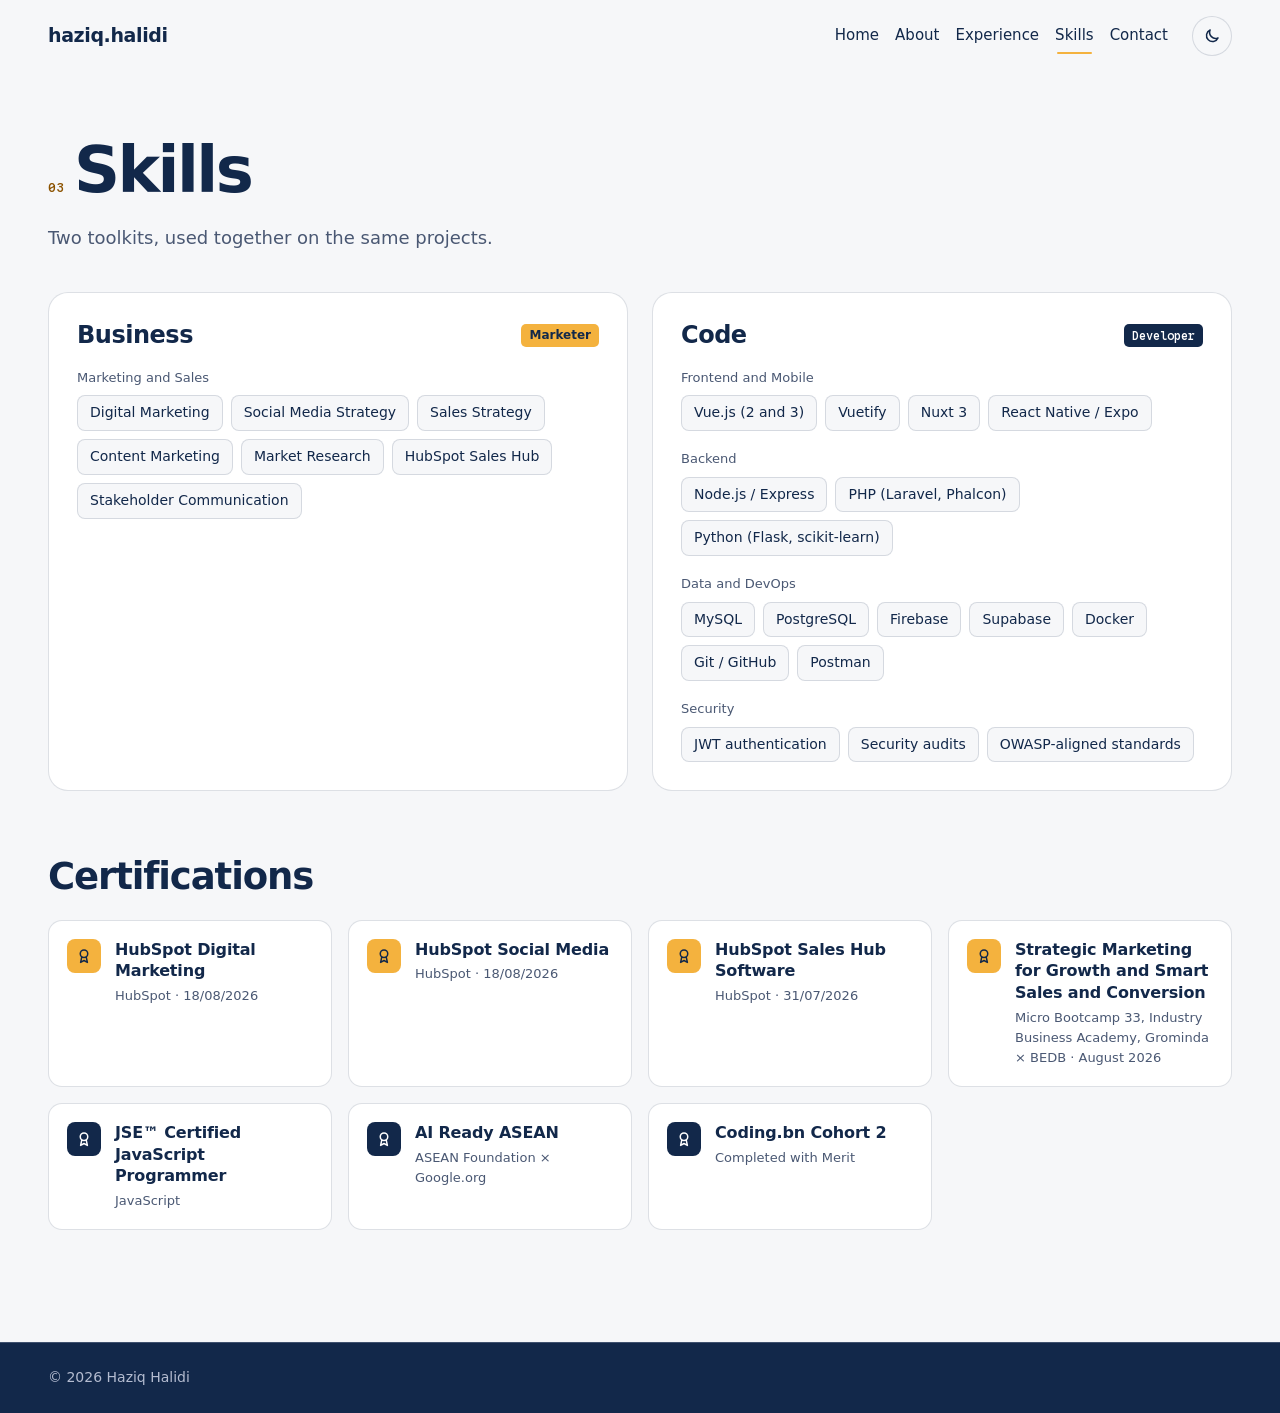
<file: skills.html>
<!doctype html>
<html lang="en" data-bs-theme="light">
<head>
  <meta charset="utf-8">
  <meta name="viewport" content="width=device-width, initial-scale=1">
  <title>Skills and certifications · Haziq Halidi</title>
  <meta name="description" content="Two toolkits, used together on the same projects: marketing and sales, plus frontend, mobile, backend, data, DevOps and security.">

  <meta property="og:type" content="website">
  <meta property="og:title" content="Skills and certifications · Haziq Halidi">
  <meta property="og:description" content="Two toolkits, used together on the same projects: marketing and sales, plus frontend, mobile, backend, data, DevOps and security.">
  <meta name="twitter:card" content="summary">
  <meta name="twitter:title" content="Skills and certifications · Haziq Halidi">
  <meta name="twitter:description" content="Two toolkits, used together on the same projects: marketing and sales, plus frontend, mobile, backend, data, DevOps and security.">

  <meta name="color-scheme" content="light dark">
  <link rel="icon" href="./assets/favicon.svg" type="image/svg+xml">

  <!-- Set the colour mode before first paint to avoid a flash. -->
  <script>
    (function () {
      var stored = null;
      try { stored = localStorage.getItem('theme'); } catch (e) {}
      var theme = stored === 'light' || stored === 'dark'
        ? stored
        : (window.matchMedia('(prefers-color-scheme: dark)').matches ? 'dark' : 'light');
      document.documentElement.setAttribute('data-bs-theme', theme);
      if ('IntersectionObserver' in window) document.documentElement.classList.add('js-reveal');
    })();
  </script>

  <link rel="preconnect" href="https://fonts.googleapis.com">
  <link rel="preconnect" href="https://fonts.gstatic.com" crossorigin>
  <link href="https://fonts.googleapis.com/css2?family=Google+Sans:wght@400;500;700&family=Google+Sans+Code:wght@500&display=swap" rel="stylesheet">
  <link href="https://cdn.jsdelivr.net/npm/bootstrap@5.3.8/dist/css/bootstrap.min.css" rel="stylesheet" integrity="sha384-sRIl4kxILFvY47J16cr9ZwB07vP4J8+LH7qKQnuqkuIAvNWLzeN8tE5YBujZqJLB" crossorigin="anonymous">
  <link href="./css/style.css" rel="stylesheet">
</head>
<body>
  <a class="skip-link" href="#main">Skip to content</a>

  <header class="site-header sticky-top">
    <nav class="navbar navbar-expand-md" aria-label="Main">
      <div class="container-xl">
        <a class="navbar-brand wordmark" href="./">haziq.halidi</a>

        <div class="d-flex align-items-center gap-2 order-md-last ms-auto ms-md-3">
          <button type="button" class="icon-btn theme-toggle" id="theme-toggle" aria-label="Switch to dark mode">
            <svg class="icon icon-moon" viewBox="0 0 24 24" aria-hidden="true"><path d="M20 14.5A8 8 0 0 1 9.5 4a8 8 0 1 0 10.5 10.5Z"/></svg>
            <svg class="icon icon-sun" viewBox="0 0 24 24" aria-hidden="true"><circle cx="12" cy="12" r="4"/><path d="M12 2v2M12 20v2M4.9 4.9l1.4 1.4M17.7 17.7l1.4 1.4M2 12h2M20 12h2M4.9 19.1l1.4-1.4M17.7 6.3l1.4-1.4"/></svg>
          </button>
          <button class="icon-btn menu-toggle d-md-none" type="button" data-bs-toggle="collapse" data-bs-target="#nav-links" aria-controls="nav-links" aria-expanded="false" aria-label="Open menu">
            <svg class="icon" viewBox="0 0 24 24" aria-hidden="true"><path d="M5 8h14M5 12h14M5 16h14"/></svg>
          </button>
        </div>

        <div class="collapse navbar-collapse justify-content-md-end" id="nav-links">
          <ul class="navbar-nav">
            <li class="nav-item"><a class="nav-link" href="./">Home</a></li>
            <li class="nav-item"><a class="nav-link" href="about.html">About</a></li>
            <li class="nav-item"><a class="nav-link" href="experience.html">Experience</a></li>
            <li class="nav-item"><a class="nav-link active" href="skills.html" aria-current="page">Skills</a></li>
            <li class="nav-item"><a class="nav-link" href="contact.html">Contact</a></li>
          </ul>
        </div>
      </div>
    </nav>
  </header>

  <main id="main" tabindex="-1">
    <!-- ===================== 03 Skills ===================== -->
    <section class="section section-page section-skills" id="skills" aria-labelledby="skills-title">
      <div class="container-xl">
        <div class="reveal">
          <h1 class="section-title" id="skills-title"><span class="idx" aria-hidden="true">03</span> Skills</h1>
          <p class="section-sub">Two toolkits, used together on the same projects.</p>
        </div>

        <div class="row g-3 g-lg-4">
          <div class="col-lg-6 reveal">
            <article class="skill-card">
              <header class="skill-card-head">
                <h2>Business</h2>
                <span class="tag tag-business">Marketer</span>
              </header>
              <h3 class="chip-group-label">Marketing and Sales</h3>
              <ul class="chips">
                <li>Digital Marketing</li>
                <li>Social Media Strategy</li>
                <li>Sales Strategy</li>
                <li>Content Marketing</li>
                <li>Market Research</li>
                <li>HubSpot Sales Hub</li>
                <li>Stakeholder Communication</li>
              </ul>
            </article>
          </div>
          <div class="col-lg-6 reveal">
            <article class="skill-card">
              <header class="skill-card-head">
                <h2>Code</h2>
                <span class="tag tag-code tag-mono">Developer</span>
              </header>
              <h3 class="chip-group-label">Frontend and Mobile</h3>
              <ul class="chips">
                <li>Vue.js (2 and 3)</li>
                <li>Vuetify</li>
                <li>Nuxt 3</li>
                <li>React Native / Expo</li>
              </ul>
              <h3 class="chip-group-label">Backend</h3>
              <ul class="chips">
                <li>Node.js / Express</li>
                <li>PHP (Laravel, Phalcon)</li>
                <li>Python (Flask, scikit-learn)</li>
              </ul>
              <h3 class="chip-group-label">Data and DevOps</h3>
              <ul class="chips">
                <li>MySQL</li>
                <li>PostgreSQL</li>
                <li>Firebase</li>
                <li>Supabase</li>
                <li>Docker</li>
                <li>Git / GitHub</li>
                <li>Postman</li>
              </ul>
              <h3 class="chip-group-label">Security</h3>
              <ul class="chips">
                <li>JWT authentication</li>
                <li>Security audits</li>
                <li>OWASP-aligned standards</li>
              </ul>
            </article>
          </div>
        </div>

        <h2 class="subsection-title reveal" id="certs-title">Certifications</h2>
        <ul class="cert-grid" aria-labelledby="certs-title">
          <li class="cert reveal">
            <span class="cert-icon cert-business" aria-hidden="true"><svg class="icon" viewBox="0 0 24 24"><circle cx="12" cy="9" r="5"/><path d="m9 13.5-1.5 7 4.5-2.5 4.5 2.5-1.5-7"/></svg></span>
            <div><h3 class="cert-title">HubSpot Digital Marketing</h3><p class="cert-meta">HubSpot · 18/08/2026</p></div>
          </li>
          <li class="cert reveal">
            <span class="cert-icon cert-business" aria-hidden="true"><svg class="icon" viewBox="0 0 24 24"><circle cx="12" cy="9" r="5"/><path d="m9 13.5-1.5 7 4.5-2.5 4.5 2.5-1.5-7"/></svg></span>
            <div><h3 class="cert-title">HubSpot Social Media</h3><p class="cert-meta">HubSpot · 18/08/2026</p></div>
          </li>
          <li class="cert reveal">
            <span class="cert-icon cert-business" aria-hidden="true"><svg class="icon" viewBox="0 0 24 24"><circle cx="12" cy="9" r="5"/><path d="m9 13.5-1.5 7 4.5-2.5 4.5 2.5-1.5-7"/></svg></span>
            <div><h3 class="cert-title">HubSpot Sales Hub Software</h3><p class="cert-meta">HubSpot · 31/07/2026</p></div>
          </li>
          <li class="cert reveal">
            <span class="cert-icon cert-business" aria-hidden="true"><svg class="icon" viewBox="0 0 24 24"><circle cx="12" cy="9" r="5"/><path d="m9 13.5-1.5 7 4.5-2.5 4.5 2.5-1.5-7"/></svg></span>
            <div><h3 class="cert-title">Strategic Marketing for Growth and Smart Sales and Conversion</h3><p class="cert-meta">Micro Bootcamp 33, Industry Business Academy, Grominda × BEDB · August 2026</p></div>
          </li>
          <li class="cert reveal">
            <span class="cert-icon cert-code" aria-hidden="true"><svg class="icon" viewBox="0 0 24 24"><circle cx="12" cy="9" r="5"/><path d="m9 13.5-1.5 7 4.5-2.5 4.5 2.5-1.5-7"/></svg></span>
            <div><h3 class="cert-title">JSE™ Certified JavaScript Programmer</h3><p class="cert-meta">JavaScript</p></div>
          </li>
          <li class="cert reveal">
            <span class="cert-icon cert-code" aria-hidden="true"><svg class="icon" viewBox="0 0 24 24"><circle cx="12" cy="9" r="5"/><path d="m9 13.5-1.5 7 4.5-2.5 4.5 2.5-1.5-7"/></svg></span>
            <div><h3 class="cert-title">AI Ready ASEAN</h3><p class="cert-meta">ASEAN Foundation × Google.org</p></div>
          </li>
          <li class="cert reveal">
            <span class="cert-icon cert-code" aria-hidden="true"><svg class="icon" viewBox="0 0 24 24"><circle cx="12" cy="9" r="5"/><path d="m9 13.5-1.5 7 4.5-2.5 4.5 2.5-1.5-7"/></svg></span>
            <div><h3 class="cert-title">Coding.bn Cohort 2</h3><p class="cert-meta">Completed with Merit</p></div>
          </li>
        </ul>
      </div>
    </section>
  </main>

  <footer class="site-footer on-navy" data-bs-theme="dark">
    <div class="container-xl footer-inner">
      <p>© 2026 Haziq Halidi</p>
    </div>
  </footer>

  <script src="https://cdn.jsdelivr.net/npm/bootstrap@5.3.8/dist/js/bootstrap.bundle.min.js" integrity="sha384-FKyoEForCGlyvwx9Hj09JcYn3nv7wiPVlz7YYwJrWVcXK/BmnVDxM+D2scQbITxI" crossorigin="anonymous"></script>
  <script src="./js/main.js"></script>
</body>
</html>
</file>
<file: css/style.css>
/* ==========================================================================
   Haziq Halidi portfolio
   Tokens come from the style tile in design/portfolio-design.pdf (page 7).
   Loaded after Bootstrap 5.3.8; overrides its CSS variables per colour mode.
   ========================================================================== */

/* ---------- Colour tokens ---------- */
:root,
[data-bs-theme="light"] {
  --c-bg: #F6F7F9;          /* Paper */
  --c-surface: #FFFFFF;     /* alternate sections, cards */
  --c-track: #E9EDF4;       /* Track: toggles, menu */
  --c-text: #12284A;        /* Navy ink 13.72:1 */
  --c-muted: #4A5873;       /* Slate 6.68:1 */
  --c-accent-text: #8C5300; /* Saffron ink 5.84:1 */
  --c-saffron: #F4B23E;     /* blocks only */
  --c-border: rgba(18, 40, 74, .14);
  --c-border-strong: #12284A;
  --c-on-saffron: #12284A;
  --c-solid-bg: #12284A;
  --c-solid-fg: #FFFFFF;
  --c-hl-dev-bg: #12284A;   /* Paper on navy 13.72:1 */
  --c-hl-dev-fg: #F6F7F9;
  --c-focus: #12284A;
  --c-portrait: #010736;
  --c-portrait-text: #B4BCD0;
}

[data-bs-theme="dark"] {
  --c-bg: #010736;          /* Midnight */
  --c-surface: #0D1C42;     /* Surface */
  --c-track: #0D1C42;
  --c-text: #FFFFFF;        /* 19.36:1 */
  --c-muted: #B4BCD0;       /* Cool grey 10.18:1 */
  --c-accent-text: #F4B23E; /* Saffron 10.40:1 */
  --c-saffron: #F4B23E;
  --c-border: #22396F;      /* Indigo */
  --c-border-strong: #FFFFFF;
  --c-on-saffron: #141414;  /* Near-black on saffron 9.90:1 */
  --c-solid-bg: #FFFFFF;
  --c-solid-fg: #010736;
  --c-hl-dev-bg: #FFFFFF;   /* Midnight on white 19.36:1 */
  --c-hl-dev-fg: #010736;
  --c-focus: #F4B23E;
  --c-portrait: #010736;
  --c-portrait-text: #B4BCD0;
}

/* ---------- Bootstrap variable mapping ---------- */
:root,
[data-bs-theme] {
  --bs-font-sans-serif: "Google Sans", system-ui, -apple-system, "Segoe UI", Roboto, Arial, sans-serif;
  --bs-font-monospace: "Google Sans Code", ui-monospace, SFMono-Regular, Menlo, Consolas, monospace;
  --bs-body-font-weight: 400;
  --bs-body-line-height: 1.55;
  --bs-body-bg: var(--c-bg);
  --bs-body-color: var(--c-text);
  --bs-emphasis-color: var(--c-text);
  --bs-heading-color: var(--c-text);
  --bs-secondary-color: var(--c-muted);
  --bs-border-color: var(--c-border);
  --bs-link-color: var(--c-text);
  --bs-link-color-rgb: currentColor;
  --bs-link-hover-color: var(--c-text);
  --bs-focus-ring-color: var(--c-focus);
  --bs-border-radius: 12px;
}

/* Size tokens live on :root only, so nested data-bs-theme scopes (Contact, footer) don't reset them. */
:root {
  --radius-card: 24px;
  --radius-inner: 16px;
  --label-size: 13px;
  --display-size: 44px;
  --nav-h: 64px;
  --gutter: 16px;
}

/* Body 17 / 19 / 20px and display 44 / 68 / 92px on mobile / tablet / desktop */
:root { --bs-body-font-size: 17px; }
@media (min-width: 768px) {
  :root { --bs-body-font-size: 19px; --display-size: 68px; --gutter: 32px; --nav-h: 72px; }
}
@media (min-width: 992px) {
  :root { --bs-body-font-size: 20px; --display-size: clamp(68px, 6.4vw, 92px); --gutter: 48px; }
}

/* ---------- Base ---------- */
html { scroll-behavior: smooth; scroll-padding-top: calc(var(--nav-h) + 8px); }
@media (prefers-reduced-motion: reduce) { html { scroll-behavior: auto; } }

body {
  background: var(--c-bg);
  color: var(--c-text);
  overflow-x: hidden;
  -webkit-font-smoothing: antialiased;
  /* Footer sits at the bottom even on short pages */
  display: flex;
  flex-direction: column;
  min-height: 100vh;
}
main { flex: 1 0 auto; display: flex; flex-direction: column; }
main > section { flex: 1 0 auto; }

h1, h2, h3, h4 { font-weight: 700; letter-spacing: -0.02em; }

a { text-underline-offset: .2em; }

main:focus { outline: none; }

.container-xl {
  max-width: calc(1248px + var(--gutter) * 2);
  padding-inline: var(--gutter);
}

.icon {
  width: 1em;
  height: 1em;
  flex: none;
  fill: none;
  stroke: currentColor;
  stroke-width: 2;
  stroke-linecap: round;
  stroke-linejoin: round;
}

/* Visible focus everywhere */
:focus-visible {
  outline: 3px solid var(--c-focus);
  outline-offset: 3px;
  border-radius: 6px;
  box-shadow: none;
}

.skip-link {
  position: absolute;
  left: 16px;
  top: -100px;
  z-index: 2000;
  padding: 10px 18px;
  border-radius: 999px;
  background: var(--c-solid-bg);
  color: var(--c-solid-fg);
  font-weight: 500;
  text-decoration: none;
}
.skip-link:focus { top: 12px; }

/* ---------- Navbar ---------- */
.site-header {
  background: var(--c-bg);
  border-bottom: 1px solid transparent;
  transition: border-color .2s ease;
}
.site-header.is-scrolled { border-bottom-color: var(--c-border); }

.navbar { min-height: var(--nav-h); padding-block: 12px; }

.wordmark {
  font-size: 19px;
  font-weight: 700;
  letter-spacing: -0.02em;
  color: var(--c-text);
  padding: 0;
}
.wordmark:hover, .wordmark:focus { color: var(--c-text); }

.navbar-nav .nav-link {
  --bs-nav-link-color: var(--c-text);
  --bs-nav-link-hover-color: var(--c-text);
  --bs-navbar-active-color: var(--c-text);
  font-size: 15px;
  font-weight: 500;
  padding: 8px 10px;
  position: relative;
}
.navbar-nav .nav-link::after {
  content: "";
  position: absolute;
  left: 10px;
  right: 10px;
  bottom: 2px;
  height: 2px;
  border-radius: 2px;
  background: var(--c-saffron);
  transform: scaleX(0);
  transition: transform .2s ease;
}
.navbar-nav .nav-link:hover::after,
.navbar-nav .nav-link.active::after { transform: scaleX(1); }
.navbar-nav .nav-link.active { color: var(--c-text); }

.icon-btn {
  display: inline-grid;
  place-items: center;
  width: 40px;
  height: 40px;
  border-radius: 50%;
  border: 1px solid var(--c-border);
  background: var(--c-bg);
  color: var(--c-text);
  font-size: 18px;
  padding: 0;
  transition: background-color .2s ease;
}
.icon-btn:hover { background: var(--c-track); }

.theme-toggle .icon-sun { display: none; }
[data-bs-theme="dark"] .theme-toggle .icon-sun { display: block; }
[data-bs-theme="dark"] .theme-toggle .icon-moon { display: none; }

.menu-toggle {
  background: var(--c-solid-bg);
  color: var(--c-solid-fg);
  border-color: var(--c-solid-bg);
}
.menu-toggle:hover { background: var(--c-solid-bg); opacity: .9; }

@media (max-width: 767.98px) {
  .navbar-collapse {
    flex-basis: 100%;
  }
  .navbar-collapse .navbar-nav {
    margin-top: 12px;
    padding: 8px;
    border-radius: var(--radius-inner);
    background: var(--c-track);
  }
  .navbar-nav .nav-link { padding: 12px 14px; font-size: 17px; }
  .navbar-nav .nav-link::after { left: 14px; right: auto; width: 24px; bottom: 6px; }
}

/* ---------- Buttons ---------- */
.btn-pill {
  display: inline-flex;
  align-items: center;
  justify-content: center;
  gap: 10px;
  min-height: 46px;
  padding: 10px 22px;
  border-radius: 999px;
  border: 1px solid var(--c-border-strong);
  font-size: 15px;
  font-weight: 500;
  line-height: 1.25;
  text-align: center;
  text-decoration: none;
  transition: background-color .2s ease, color .2s ease, transform .2s ease;
}
.btn-pill:active { transform: translateY(1px); }

.btn-solid { background: var(--c-solid-bg); color: var(--c-solid-fg); border-color: var(--c-solid-bg); }
.btn-solid:hover { color: var(--c-solid-fg); opacity: .92; }

.btn-line { background: transparent; color: var(--c-text); }
.btn-line:hover { background: var(--c-track); color: var(--c-text); }

/* ---------- Hero ---------- */
.hero { padding-top: 24px; }
@media (min-width: 768px) { .hero { padding-top: 40px; } }
@media (min-width: 992px) { .hero { padding-top: 56px; } }

.hero-title {
  font-size: var(--display-size);
  font-weight: 700;
  line-height: 1.02;
  letter-spacing: -0.045em;
  margin: 0 0 28px;
}

.hl {
  border-radius: .1em;
  padding: 0 .08em;
  margin: 0 -.08em;
  -webkit-box-decoration-break: clone;
  box-decoration-break: clone;
  transition: background-color .25s ease, color .25s ease;
}
[data-mode="marketer"] .hl-biz { background: var(--c-saffron); color: var(--c-on-saffron); }
.hl-dev { font-family: inherit; }
[data-mode="developer"] .hl-dev {
  font-family: var(--bs-font-monospace);
  font-weight: 500;
  letter-spacing: -0.04em;
  background: var(--c-hl-dev-bg);
  color: var(--c-hl-dev-fg);
}

.mode-switch {
  display: flex;
  flex-wrap: wrap;
  align-items: center;
  gap: 8px 14px;
  margin-bottom: 28px;
}
.mode-label { font-size: var(--label-size); color: var(--c-muted); }

.segmented {
  display: inline-flex;
  padding: 4px;
  border-radius: 999px;
  background: var(--c-track);
}
.segmented-btn {
  min-height: 36px;
  padding: 6px 18px;
  border: 0;
  border-radius: 999px;
  background: transparent;
  color: var(--c-muted);
  font-size: 15px;
  font-weight: 500;
  transition: background-color .2s ease, color .2s ease;
}
.segmented-btn:hover { color: var(--c-text); }
.segmented-btn[aria-pressed="true"] { background: var(--c-solid-bg); color: var(--c-solid-fg); }

@media (max-width: 767.98px) {
  .mode-switch { flex-direction: column; align-items: stretch; }
  .segmented { display: flex; }
  .segmented-btn { flex: 1; min-height: 44px; }
}

.hero-lead {
  color: var(--c-muted);
  max-width: 34em;
  margin-bottom: 28px;
}

/* Both intros share one grid cell so switching doesn't shift the buttons;
   visibility:hidden also keeps the inactive one away from screen readers. */
.hero-lead-wrap { display: grid; }
.hero-lead-wrap > .hero-lead { grid-area: 1 / 1; transition: opacity .25s ease; }
[data-mode="marketer"] .lead-developer,
[data-mode="developer"] .lead-marketer { visibility: hidden; opacity: 0; }

.hero-actions {
  display: grid;
  grid-template-columns: 1fr;
  gap: 12px;
}
@media (min-width: 768px) {
  .hero-actions { grid-template-columns: 1fr 1fr; }
}
@media (min-width: 992px) {
  .hero-actions { max-width: 560px; }
}

/* Saffron card: portrait + quick index */
.hero-card {
  background: var(--c-saffron);
  color: var(--c-on-saffron);
  border-radius: var(--radius-card);
  padding: 16px;
  display: grid;
  gap: 16px;
  --c-focus: var(--c-on-saffron);
}
@media (min-width: 768px) {
  .hero-card { padding: 20px; grid-template-columns: 1fr 1fr; gap: 20px; align-items: center; }
}
@media (min-width: 992px) {
  .hero-card { grid-template-columns: 1fr; max-width: 600px; margin-left: auto; }
}

.portrait {
  position: relative;
  margin: 0;
  aspect-ratio: 4 / 3.3;
  border-radius: var(--radius-inner);
  overflow: hidden;
  background: var(--c-portrait);
}
@media (max-width: 767.98px) { .portrait { aspect-ratio: 4 / 4.4; } }

.portrait img {
  position: absolute;
  inset: 0;
  width: 100%;
  height: 100%;
  object-fit: cover;
}
.portrait.is-missing img { display: none; }

.portrait figcaption {
  position: absolute;
  left: 14px;
  right: 14px;
  bottom: 12px;
  display: flex;
  flex-wrap: wrap;
  justify-content: space-between;
  align-items: flex-end;
  gap: 4px 12px;
  font-size: 12px;
}
.portrait-file { font-family: var(--bs-font-monospace); color: var(--c-portrait-text); }
.portrait-place { color: var(--c-saffron); font-weight: 500; }
/* Once a real photo loads, keep the caption readable on top of it */
.portrait:not(.is-missing) figcaption {
  left: 0; right: 0; bottom: 0;
  padding: 32px 14px 12px;
  /* Reaches ~92% Midnight behind the text line, so saffron stays above 7:1 even over a white photo */
  background: linear-gradient(rgba(1, 7, 54, 0), rgba(1, 7, 54, .92) 55%);
}
.portrait:not(.is-missing) .portrait-file { display: none; }

.quick-index ol { list-style: none; margin: 0; padding: 0; }
.quick-index li { border-top: 1px solid var(--c-on-saffron); }
.quick-index li:last-child { border-bottom: 1px solid var(--c-on-saffron); }
.quick-index a {
  display: flex;
  align-items: baseline;
  gap: 12px;
  padding: 10px 0;
  color: var(--c-on-saffron);
  font-size: 22px;
  font-weight: 700;
  letter-spacing: -0.02em;
  text-decoration: none;
}
@media (min-width: 992px) { .quick-index a { font-size: 26px; padding: 9px 0; } }
.quick-index .idx { font-family: var(--bs-font-monospace); font-size: 12px; font-weight: 500; }
.quick-index .arrow { margin-left: auto; align-self: center; font-size: 22px; transition: transform .2s ease; }
.quick-index a:hover .arrow { transform: translateX(4px); }

/* Facts strip */
.facts {
  margin-top: 40px;
  border-top: 1px solid var(--c-border);
  padding-block: 20px 28px;
}
.facts-grid {
  display: grid;
  grid-template-columns: 1fr;
  gap: 16px 24px;
  margin: 0;
}
@media (min-width: 768px) { .facts-grid { grid-template-columns: 1fr 1fr; } }
@media (min-width: 992px) { .facts-grid { grid-template-columns: repeat(4, 1fr); } }
.facts dt { font-size: var(--label-size); font-weight: 400; color: var(--c-muted); margin-bottom: 4px; }
.facts dd { font-size: 16px; font-weight: 500; margin: 0; }

/* ==========================================================================
   Sections
   ========================================================================== */
.section { padding-block: 72px; }
@media (min-width: 768px) { .section { padding-block: 96px; } }
@media (min-width: 992px) { .section { padding-block: 112px; } }

.section-alt { background: var(--c-surface); }

/* A section on its own page sits directly under the navbar */
.section-page { padding-top: 32px; }
@media (min-width: 768px) { .section-page { padding-top: 48px; } }
@media (min-width: 992px) { .section-page { padding-top: 64px; } }

.section-title {
  display: flex;
  align-items: baseline;
  gap: 10px;
  font-size: 40px;
  line-height: 1.05;
  letter-spacing: -0.04em;
  margin-bottom: 20px;
}
@media (min-width: 768px) { .section-title { font-size: 44px; } }
@media (min-width: 992px) { .section-title { font-size: 64px; } }

.idx {
  font-family: var(--bs-font-monospace);
  font-weight: 500;
  letter-spacing: 0;
}
.section-title .idx { font-size: 13px; color: var(--c-accent-text); }

.section-lead {
  font-size: 22px;
  font-weight: 500;
  line-height: 1.4;
  letter-spacing: -0.01em;
  margin-bottom: 24px;
}
@media (min-width: 992px) { .section-lead { font-size: 28px; } }

.section-sub,
.section-text { color: var(--c-muted); font-size: 17px; }
@media (min-width: 768px) { .section-sub, .section-text { font-size: 18px; } }
.section-sub { margin-bottom: 0; max-width: 40em; }

.meta { font-size: 14px; color: var(--c-muted); margin-bottom: 4px; }

.location {
  display: flex;
  align-items: center;
  gap: 10px;
  font-size: 15px;
  font-weight: 500;
  margin-top: 24px;
}

/* About: education */
.list-label {
  font-size: var(--label-size);
  font-weight: 500;
  letter-spacing: 0;
  color: var(--c-muted);
  padding-bottom: 14px;
  border-bottom: 2px solid var(--c-muted);
  margin: 12px 0 0;
}
.edu-list { list-style: none; margin: 0; padding: 0; }
.edu-list li { padding: 24px 0; border-bottom: 1px solid var(--c-border); }
.edu-title { font-size: 21px; letter-spacing: -0.015em; margin: 4px 0; }
.edu-school { font-size: 16px; margin: 0; }

.badge-saffron {
  display: inline-block;
  margin-top: 12px;
  padding: 3px 10px;
  border-radius: 6px;
  background: var(--c-saffron);
  color: var(--c-on-saffron);
  font-size: 13px;
  font-weight: 700;
}

/* Experience */
.section-head {
  display: flex;
  flex-wrap: wrap;
  align-items: flex-end;
  justify-content: space-between;
  gap: 24px;
  margin-bottom: 48px;
}

.filter .segmented-btn { min-width: 64px; }
.section-experience .segmented { background: var(--c-track); }
[data-bs-theme="dark"] .section-experience .segmented { background: var(--c-bg); }
@media (max-width: 767.98px) {
  .section-head .segmented { display: inline-flex; }
  .section-head .segmented-btn { flex: none; min-height: 40px; }
}

.timeline {
  position: relative;
  list-style: none;
  margin: 0;
  padding: 0 0 0 32px;
}
.timeline::before {
  content: "";
  position: absolute;
  left: 6px;
  top: 0;
  bottom: 0;
  width: 1px;
  background: var(--c-border);
}

.role {
  position: relative;
  display: grid;
  gap: 8px 32px;
  padding: 28px 0;
  border-bottom: 1px solid var(--c-border);
}
.role:first-child { padding-top: 4px; }
.role::before {
  content: "";
  position: absolute;
  left: -32px;
  top: 32px;
  width: 13px;
  height: 13px;
  border-radius: 50%;
  border: 1.5px solid var(--c-muted);
  background: var(--c-surface);
}
.role:first-child::before { top: 8px; }
.role.is-business::before { background: var(--c-saffron); border-color: var(--c-accent-text); }
.role[hidden] { display: none; }

@media (min-width: 768px) {
  .role { grid-template-columns: 170px 1fr; }
}
@media (min-width: 992px) {
  .role { grid-template-columns: 200px 1fr; }
}

.tags { display: flex; flex-wrap: wrap; gap: 6px; margin: 6px 0 0; }
.tag {
  display: inline-block;
  padding: 2px 8px;
  border-radius: 5px;
  font-size: 12px;
  font-weight: 700;
  line-height: 1.6;
  white-space: nowrap;
}
.tag-business { background: var(--c-saffron); color: var(--c-on-saffron); }
.tag-code { background: var(--c-solid-bg); color: var(--c-solid-fg); }
.tag-mono { font-family: var(--bs-font-monospace); font-weight: 500; }

.role-title { font-size: 20px; letter-spacing: -0.015em; margin: 0 0 4px; }
@media (min-width: 992px) { .role-title { font-size: 24px; } }
.role-org { font-size: 16px; color: var(--c-muted); margin-bottom: 12px; }

.role-points { margin: 0; padding-left: 18px; font-size: 16px; }
.role-points li { padding-left: 4px; margin-bottom: 8px; }
.role-points li:last-child { margin-bottom: 0; }
.role-points li::marker { content: "○  "; font-size: 9px; color: var(--c-muted); }

/* Skills */
.section-skills .section-sub { margin-bottom: 40px; }

.skill-card {
  height: 100%;
  padding: 24px;
  border-radius: 20px;
  background: var(--c-surface);
  border: 1px solid var(--c-border);
}
@media (min-width: 992px) { .skill-card { padding: 28px; } }
.skill-card-head {
  display: flex;
  justify-content: space-between;
  align-items: center;
  gap: 12px;
  margin-bottom: 20px;
}
.skill-card-head h2 { font-size: 24px; margin: 0; letter-spacing: -0.02em; }

.chip-group-label {
  font-size: var(--label-size);
  font-weight: 500;
  letter-spacing: 0;
  color: var(--c-muted);
  margin: 20px 0 10px;
}
.skill-card-head + .chip-group-label { margin-top: 0; }

.chips { display: flex; flex-wrap: wrap; gap: 8px; list-style: none; margin: 0; padding: 0; }
.chips li {
  padding: 6px 12px;
  border-radius: 8px;
  border: 1px solid var(--c-border);
  background: var(--c-bg);
  font-size: 14px;
  font-weight: 500;
}

.subsection-title {
  font-size: 30px;
  letter-spacing: -0.03em;
  margin: 64px 0 20px;
}
@media (min-width: 992px) { .subsection-title { font-size: 37px; } }

.cert-grid {
  display: grid;
  grid-template-columns: 1fr;
  gap: 12px;
  list-style: none;
  margin: 0;
  padding: 0;
}
@media (min-width: 768px) { .cert-grid { grid-template-columns: 1fr 1fr; } }
@media (min-width: 992px) { .cert-grid { grid-template-columns: repeat(4, 1fr); gap: 16px; } }

.cert {
  display: flex;
  gap: 14px;
  align-items: flex-start;
  padding: 18px;
  border-radius: 14px;
  background: var(--c-surface);
  border: 1px solid var(--c-border);
}
.cert-icon {
  display: inline-grid;
  place-items: center;
  width: 34px;
  height: 34px;
  flex: none;
  border-radius: 8px;
  font-size: 18px;
}
.cert-business { background: var(--c-saffron); color: var(--c-on-saffron); }
.cert-code { background: var(--c-solid-bg); color: var(--c-solid-fg); }
.cert-title { font-size: 16px; line-height: 1.35; letter-spacing: -0.01em; margin: 0 0 4px; }
.cert-meta { font-size: 13px; color: var(--c-muted); margin: 0; }

/* Contact + footer: navy band in both modes (dark tokens scoped via data-bs-theme="dark") */
html[data-bs-theme="light"] .on-navy {
  background: #12284A;
  --c-border: rgba(180, 188, 208, .28);
}
html[data-bs-theme="dark"] .on-navy { background: #0D1C42; }
.on-navy { color: var(--c-text); }

.contact-email { margin: 8px 0 32px; }
.contact-email a {
  font-size: 24px;
  font-weight: 700;
  letter-spacing: -0.02em;
  color: var(--c-saffron);
  text-decoration: underline;
  text-decoration-thickness: 2px;
  text-underline-offset: .18em;
  word-break: break-word;
}
@media (min-width: 992px) { .contact-email a { font-size: 36px; } }
.contact-email a:hover { text-decoration-thickness: 3px; }

.link-rows { list-style: none; margin: 0; padding: 0; }
.link-rows li { border-top: 1px solid var(--c-border); }
.link-rows li:last-child { border-bottom: 1px solid var(--c-border); }
.link-rows a {
  display: flex;
  align-items: center;
  justify-content: space-between;
  padding: 14px 0;
  font-size: 19px;
  font-weight: 700;
  color: var(--c-text);
  text-decoration: none;
}
.link-rows a .icon { font-size: 16px; transition: transform .2s ease; }
.link-rows a:hover .icon { transform: translate(2px, -2px); }

.small-note { font-size: 15px; color: var(--c-muted); margin-top: 24px; }

.contact-form {
  padding: 24px;
  border-radius: 20px;
  border: 1px solid var(--c-border);
}
@media (min-width: 992px) { .contact-form { padding: 28px; } }
.form-title { font-size: 21px; margin-bottom: 16px; letter-spacing: -0.015em; }
.field { margin-bottom: 16px; }
.contact-form .form-label { font-size: 14px; font-weight: 500; margin-bottom: 6px; }
.contact-form .form-control {
  background: transparent;
  color: var(--c-text);
  border: 1px solid var(--c-muted);
  border-radius: 10px;
  min-height: 46px;
  font-size: 16px;
}
.contact-form .form-control:focus {
  border-color: var(--c-saffron);
  box-shadow: 0 0 0 3px rgba(244, 178, 62, .35);
  outline: none;
}
.contact-form textarea.form-control { min-height: 130px; resize: vertical; }
.contact-form .invalid-feedback { font-size: 14px; color: #FFB4A8; margin: 6px 0 0; }
.contact-form .form-control.is-invalid { border-color: #FFB4A8; background-image: none; padding-right: .75rem; }

.btn-saffron {
  background: var(--c-saffron);
  border-color: var(--c-saffron);
  color: #141414;
  font-weight: 700;
  margin-top: 4px;
}
.btn-saffron:hover { color: #141414; filter: brightness(1.05); }

.form-status { font-size: 15px; margin: 14px 0 0; }
.form-status:empty { display: none; }
.form-status.is-success { color: var(--c-saffron); font-weight: 500; }
.form-status.is-error { color: #FFB4A8; }
.btn-saffron:disabled { opacity: .7; cursor: progress; }

/* Honeypot field for FormSubmit's spam filter */
.form-trap { display: none; }

.site-footer { border-top: 1px solid var(--c-border); }
.footer-inner {
  display: flex;
  flex-wrap: wrap;
  justify-content: space-between;
  gap: 4px 24px;
  padding-block: 24px;
  font-size: 14px;
  color: var(--c-muted);
}
.footer-inner p { margin: 0; }

/* ---------- Scroll reveal (only when JS is on and motion is allowed) ---------- */
@media (prefers-reduced-motion: no-preference) {
  .js-reveal .reveal {
    opacity: 0;
    transform: translateY(16px);
    transition: opacity .6s ease, transform .6s ease;
  }
  .js-reveal .reveal.is-visible { opacity: 1; transform: none; }
}
</file>
